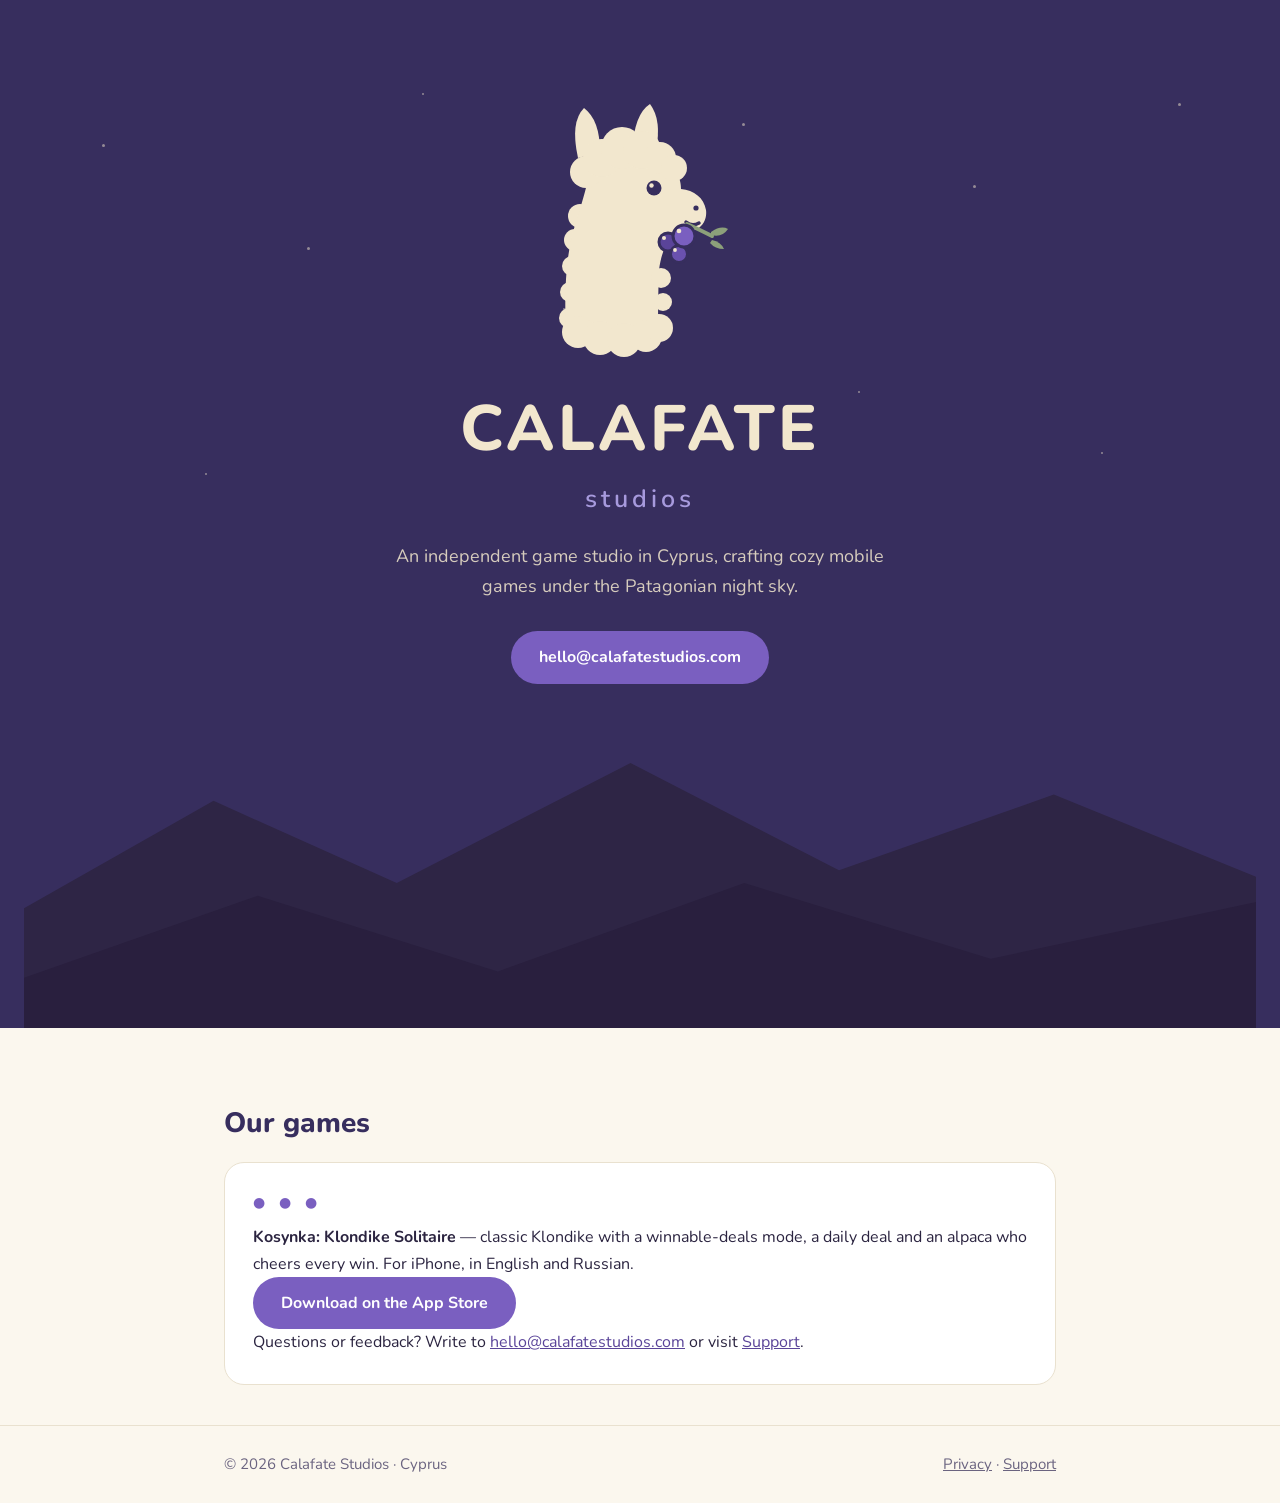
<file: index.html>
<!DOCTYPE html>
  <html lang="en">
  <head>
  <meta charset="utf-8">
  <meta name="viewport" content="width=device-width, initial-scale=1">
  <title>Calafate Studios — independent game studio</title>
<meta name="description" content="Calafate Studios is an independent mobile game studio based in Cyprus. Our first game, Kosynka: Klondike Solitaire, is available on the App Store.">
<link rel="preconnect" href="https://fonts.googleapis.com">
  <link rel="preconnect" href="https://fonts.gstatic.com" crossorigin>
  <link href="https://fonts.googleapis.com/css2?family=Nunito:wght@400;600;700;800&display=swap" rel="stylesheet">
  <link rel="stylesheet" href="assets/style.css">
  <link rel="icon" type="image/svg+xml" href="assets/favicon.svg">
  </head>
  <body>

  <header class="hero">
    <div class="stars">
      <span class="star" style="left:8%;top:14%"></span>
      <span class="star s2" style="left:16%;top:46%;animation-delay:.6s"></span>
      <span class="star" style="left:24%;top:24%;animation-delay:1.2s"></span>
      <span class="star s2" style="left:33%;top:9%;animation-delay:.3s"></span>
      <span class="star s2" style="left:44%;top:30%;animation-delay:1.8s"></span>
      <span class="star" style="left:58%;top:12%;animation-delay:.9s"></span>
      <span class="star s2" style="left:67%;top:38%;animation-delay:2.2s"></span>
      <span class="star" style="left:76%;top:18%;animation-delay:1.5s"></span>
      <span class="star s2" style="left:86%;top:44%;animation-delay:.4s"></span>
      <span class="star" style="left:92%;top:10%;animation-delay:2s"></span>
    </div>

    <svg class="alpaca" viewBox="112 62 200 275" xmlns="http://www.w3.org/2000/svg" role="img" aria-label="Calafate Studios alpaca munching calafate berries">
      <path d="M150 132 Q142 96 156 82 Q172 94 172 126 Z" fill="#F2E7CE"/>
      <path d="M204 126 Q206 88 222 78 Q234 94 228 124 Z" fill="#F2E7CE"/>
      <circle cx="152" cy="190" r="12" fill="#F2E7CE"/><circle cx="147" cy="214" r="11" fill="#F2E7CE"/>
      <circle cx="144" cy="240" r="10" fill="#F2E7CE"/><circle cx="142" cy="266" r="10" fill="#F2E7CE"/>
      <circle cx="141" cy="292" r="10" fill="#F2E7CE"/>
      <path d="M138 312 C136 262 138 226 148 196 C154 176 158 164 160 152 C164 128 186 116 208 118 C228 120 244 130 248 144 C252 152 253 158 253 163 C266 164 276 172 278 184 C279 192 276 199 269 203 C260 208 251 208 246 206 C238 216 233 228 231 244 C230 268 230 290 230 312 L138 312 Z" fill="#F2E7CE"/>
      <circle cx="233" cy="252" r="10" fill="#F2E7CE"/><circle cx="235" cy="276" r="9" fill="#F2E7CE"/><circle cx="234" cy="300" r="9" fill="#F2E7CE"/>
      <circle cx="158" cy="146" r="16" fill="#F2E7CE"/><circle cx="174" cy="132" r="19" fill="#F2E7CE"/>
      <circle cx="194" cy="122" r="21" fill="#F2E7CE"/><circle cx="214" cy="124" r="19" fill="#F2E7CE"/>
      <circle cx="232" cy="132" r="16" fill="#F2E7CE"/><circle cx="246" cy="142" r="13" fill="#F2E7CE"/>
      <circle cx="150" cy="306" r="16" fill="#F2E7CE"/><circle cx="172" cy="312" r="17" fill="#F2E7CE"/>
      <circle cx="196" cy="314" r="17" fill="#F2E7CE"/><circle cx="218" cy="310" r="16" fill="#F2E7CE"/>
      <circle cx="231" cy="302" r="14" fill="#F2E7CE"/>
      <circle cx="226" cy="162" r="7.5" fill="#372E5E"/><circle cx="223.5" cy="159.5" r="2.2" fill="#F2E7CE"/>
      <circle cx="268" cy="182" r="2.6" fill="#372E5E"/>
      <path d="M258 196 Q264 201 271 197" fill="none" stroke="#372E5E" stroke-width="3.5" stroke-linecap="round"/>
      <path d="M259 198 C268 202 276 206 284 210" fill="none" stroke="#8CA07A" stroke-width="4" stroke-linecap="round"/>
      <path d="M283 206 Q293 199 300 203 Q294 212 283 209 Z" fill="#8CA07A"/>
      <path d="M284 214 Q293 216 296 223 Q287 223 282 217 Z" fill="#8CA07A"/>
      <circle cx="240" cy="216" r="9" fill="#5A4499" stroke="#372E5E" stroke-width="3"/>
      <circle cx="251" cy="228" r="8.5" fill="#6A51AE" stroke="#372E5E" stroke-width="3"/>
      <circle cx="256" cy="210" r="11" fill="#7A5FC0" stroke="#372E5E" stroke-width="3"/>
      <circle cx="236" cy="212" r="2" fill="#F2E7CE"/><circle cx="247" cy="224" r="1.9" fill="#F2E7CE"/><circle cx="251" cy="205" r="2.3" fill="#F2E7CE"/>
    </svg>

    <h1 class="logo">CALAFATE</h1>
    <div class="logo-sub">studios</div>
    <p class="tagline">An independent game studio in Cyprus, crafting cozy mobile games under the Patagonian night sky.</p>
  <a class="btn" href="mailto:hello@calafatestudios.com">hello@calafatestudios.com</a>

    <svg class="ridges" viewBox="0 0 390 90" preserveAspectRatio="none" xmlns="http://www.w3.org/2000/svg" aria-hidden="true">
      <path d="M0 52 L60 18 L118 44 L192 6 L258 40 L326 16 L390 42 V90 H0 Z" fill="#2E2545"/>
      <path d="M0 74 L74 48 L150 72 L228 44 L306 68 L390 50 V90 H0 Z" fill="#291F3E"/>
    </svg>
  </header>

  <main>
    <section>
      <div class="wrap">
        <h2>Our games</h2>
        <div class="card">
          <p class="berries">&#9679; &#9679; &#9679;</p>
          <p><strong>Kosynka: Klondike Solitaire</strong> — classic Klondike with a winnable-deals mode, a daily deal and an alpaca who cheers every win. For iPhone, in English and Russian.</p>
          <p><a class="btn" href="https://apps.apple.com/app/id6811187388">Download on the App&nbsp;Store</a></p>
          <p>Questions or feedback? Write to <a href="mailto:hello@calafatestudios.com">hello@calafatestudios.com</a> or visit <a href="support/">Support</a>.</p>
      </div>
    </div>
  </section>
</main>

<footer>
  <div class="wrap">
    <div>&copy; 2026 Calafate Studios &middot; Cyprus</div>
      <div><a href="privacy/">Privacy</a> &middot; <a href="support/">Support</a></div>
  </div>
</footer>

</body>
</html>
</file>
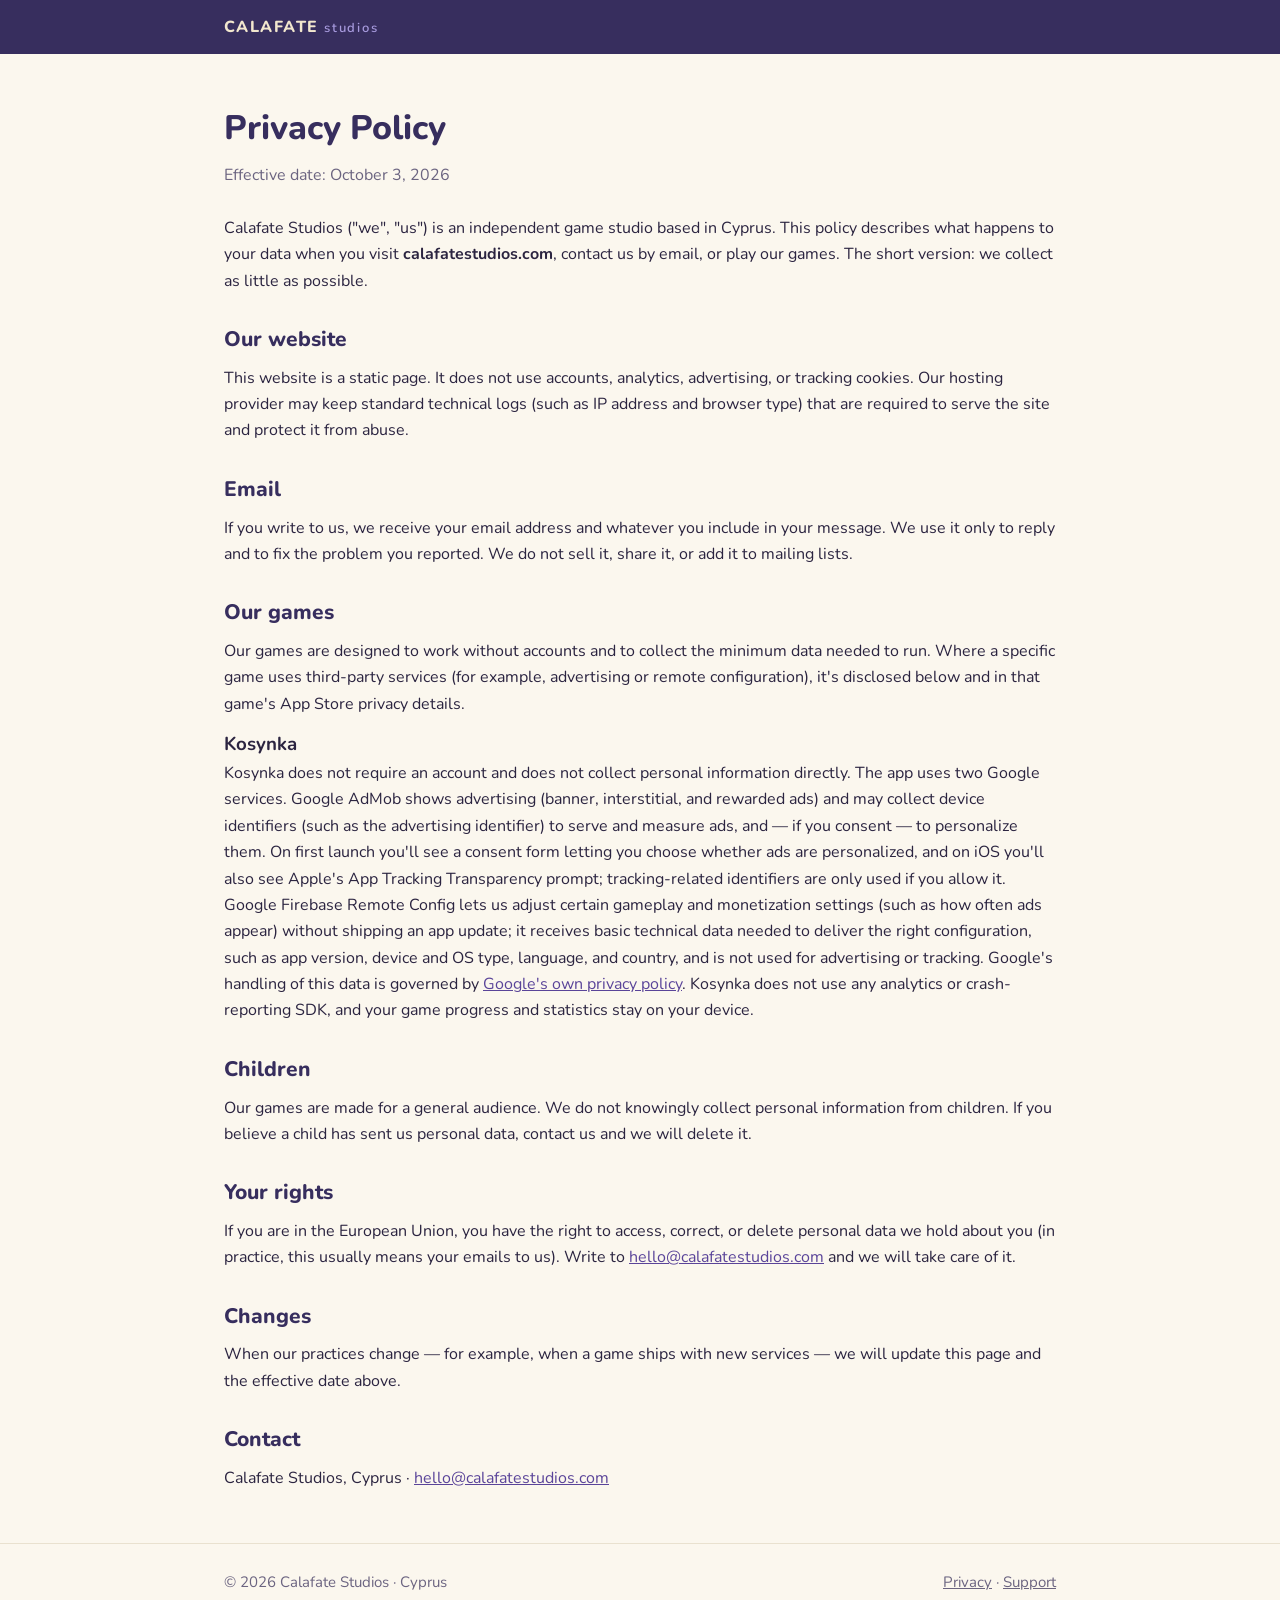
<file: privacy/index.html>
<!DOCTYPE html>
<html lang="en">
<head>
<meta charset="utf-8">
<meta name="viewport" content="width=device-width, initial-scale=1">
<title>Privacy Policy — Calafate Studios</title>
<meta name="description" content="Privacy policy for calafatestudios.com and Calafate Studios games.">
<link rel="preconnect" href="https://fonts.googleapis.com">
<link rel="preconnect" href="https://fonts.gstatic.com" crossorigin>
<link href="https://fonts.googleapis.com/css2?family=Nunito:wght@400;600;700;800&display=swap" rel="stylesheet">
<link rel="stylesheet" href="../assets/style.css">
<link rel="icon" type="image/svg+xml" href="../assets/favicon.svg">
</head>
<body>

<div class="top">
<div class="wrap">
<a href="../">CALAFATE <span class="sub">studios</span></a>
</div>
</div>

<main class="wrap prose">
<h1>Privacy Policy</h1>
<p class="date">Effective date: October 3, 2026</p>

<p>Calafate Studios ("we", "us") is an independent game studio based in Cyprus. This policy describes what happens to your data when you visit <strong>calafatestudios.com</strong>, contact us by email, or play our games. The short version: we collect as little as possible.</p>

<h2>Our website</h2>
<p>This website is a static page. It does not use accounts, analytics, advertising, or tracking cookies. Our hosting provider may keep standard technical logs (such as IP address and browser type) that are required to serve the site and protect it from abuse.</p>

<h2>Email</h2>
<p>If you write to us, we receive your email address and whatever you include in your message. We use it only to reply and to fix the problem you reported. We do not sell it, share it, or add it to mailing lists.</p>

<h2>Our games</h2>
<p>Our games are designed to work without accounts and to collect the minimum data needed to run. Where a specific game uses third-party services (for example, advertising or remote configuration), it's disclosed below and in that game's App Store privacy details.</p>

<h3>Kosynka</h3>
<p>Kosynka does not require an account and does not collect personal information directly. The app uses two Google services. Google AdMob shows advertising (banner, interstitial, and rewarded ads) and may collect device identifiers (such as the advertising identifier) to serve and measure ads, and — if you consent — to personalize them. On first launch you'll see a consent form letting you choose whether ads are personalized, and on iOS you'll also see Apple's App Tracking Transparency prompt; tracking-related identifiers are only used if you allow it. Google Firebase Remote Config lets us adjust certain gameplay and monetization settings (such as how often ads appear) without shipping an app update; it receives basic technical data needed to deliver the right configuration, such as app version, device and OS type, language, and country, and is not used for advertising or tracking. Google's handling of this data is governed by <a href="https://policies.google.com/privacy">Google's own privacy policy</a>. Kosynka does not use any analytics or crash-reporting SDK, and your game progress and statistics stay on your device.</p>

<h2>Children</h2>
<p>Our games are made for a general audience. We do not knowingly collect personal information from children. If you believe a child has sent us personal data, contact us and we will delete it.</p>

<h2>Your rights</h2>
<p>If you are in the European Union, you have the right to access, correct, or delete personal data we hold about you (in practice, this usually means your emails to us). Write to <a href="mailto:hello@calafatestudios.com">hello@calafatestudios.com</a> and we will take care of it.</p>

<h2>Changes</h2>
<p>When our practices change — for example, when a game ships with new services — we will update this page and the effective date above.</p>

<h2>Contact</h2>
<p>Calafate Studios, Cyprus &middot; <a href="mailto:hello@calafatestudios.com">hello@calafatestudios.com</a></p>
</main>

<footer>
<div class="wrap">
<div>&copy; 2026 Calafate Studios &middot; Cyprus</div>
<div><a href="./">Privacy</a> &middot; <a href="../support/">Support</a></div>
</div>
</footer>

</body>
</html>
</file>
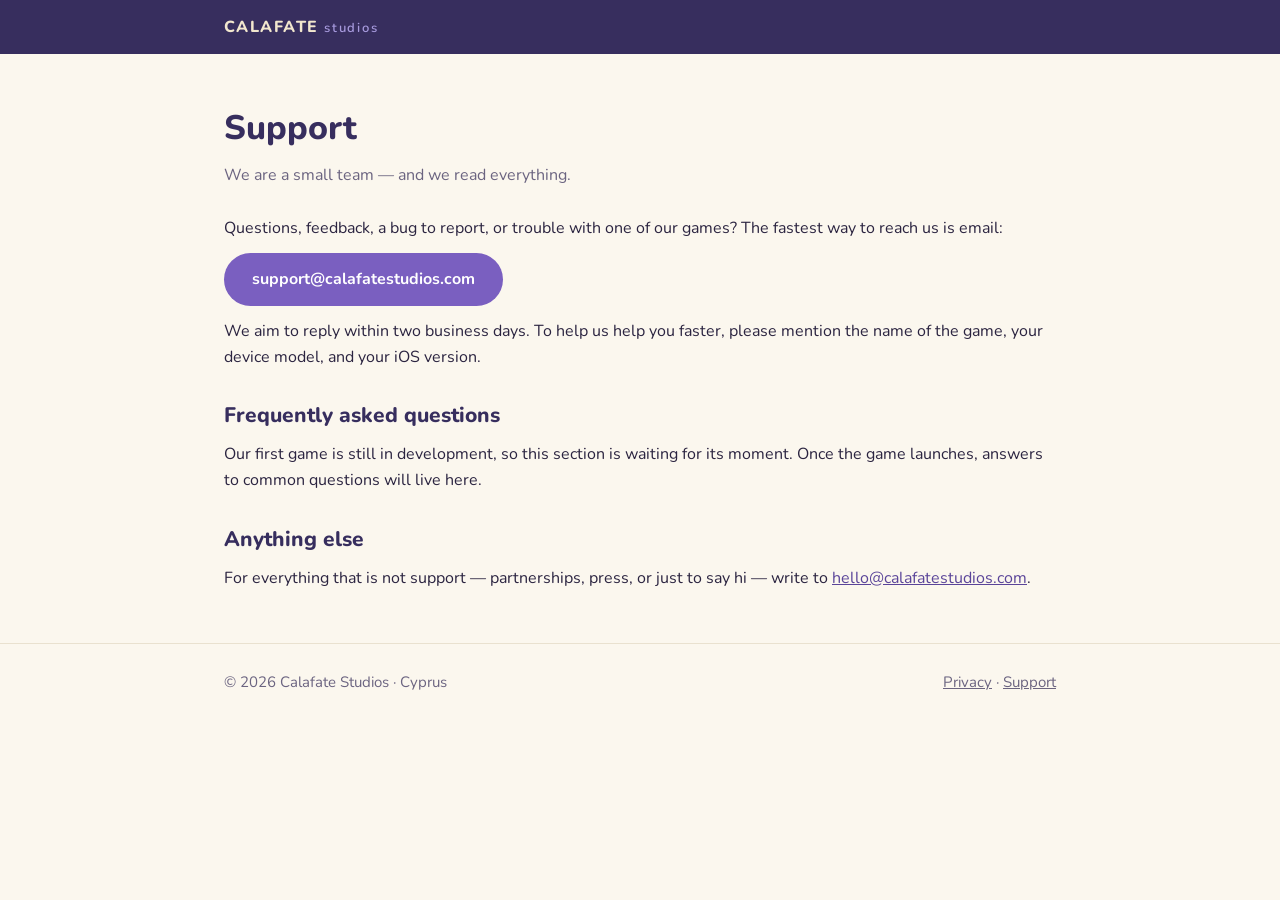
<file: support/index.html>
<!DOCTYPE html>
<html lang="en">
<head>
<meta charset="utf-8">
<meta name="viewport" content="width=device-width, initial-scale=1">
<title>Support — Calafate Studios</title>
<meta name="description" content="Support for Calafate Studios games. Contact us at support@calafatestudios.com.">
<link rel="preconnect" href="https://fonts.googleapis.com">
<link rel="preconnect" href="https://fonts.gstatic.com" crossorigin>
<link href="https://fonts.googleapis.com/css2?family=Nunito:wght@400;600;700;800&display=swap" rel="stylesheet">
<link rel="stylesheet" href="../assets/style.css">
<link rel="icon" type="image/svg+xml" href="../assets/favicon.svg">
</head>
<body>

<div class="top">
  <div class="wrap">
      <a href="../">CALAFATE <span class="sub">studios</span></a>
        </div>
        </div>

        <main class="wrap prose">
          <h1>Support</h1>
            <p class="date">We are a small team — and we read everything.</p>

              <p>Questions, feedback, a bug to report, or trouble with one of our games? The fastest way to reach us is email:</p>
                <p class="contact-btn"><a class="btn" href="mailto:support@calafatestudios.com">support@calafatestudios.com</a></p>
                  <p>We aim to reply within two business days. To help us help you faster, please mention the name of the game, your device model, and your iOS version.</p>

                    <h2>Frequently asked questions</h2>
                      <p>Our first game is still in development, so this section is waiting for its moment. Once the game launches, answers to common questions will live here.</p>

                        <h2>Anything else</h2>
                          <p>For everything that is not support — partnerships, press, or just to say hi — write to <a href="mailto:hello@calafatestudios.com">hello@calafatestudios.com</a>.</p>
                          </main>

                          <footer>
                            <div class="wrap">
                                <div>&copy; 2026 Calafate Studios &middot; Cyprus</div>
                                    <div><a href="../privacy/">Privacy</a> &middot; <a href="./">Support</a></div>
                                      </div>
                                      </footer>

                                      </body>
                                      </html>
</file>
<file: assets/style.css>
:root{
    --indigo:#372E5E; --indigo-deep:#2E2545; --night:#291F3E;
    --paper:#FBF7EE; --cream:#F2E7CE; --ink:#2B2440;
    --berry:#7A5FC0; --berry-deep:#5A4499; --lavender:#A79ADD; --leaf:#8CA07A;
    --line:#E9E1CF;
}
*{box-sizing:border-box;margin:0;padding:0}
body{font-family:'Nunito',system-ui,-apple-system,'Segoe UI',sans-serif;background:var(--paper);color:var(--ink);line-height:1.65}
a{color:var(--berry-deep)}
.wrap{max-width:880px;margin:0 auto;padding:0 24px}

.hero{position:relative;background:var(--indigo);color:var(--cream);overflow:hidden;text-align:center;padding:88px 24px 0}
.stars{position:absolute;inset:0;pointer-events:none}
.star{position:absolute;width:3px;height:3px;border-radius:50%;background:var(--cream);opacity:.5;animation:tw 3.2s ease-in-out infinite}
.star.s2{width:2px;height:2px;animation-duration:4.1s}
@keyframes tw{0%,100%{opacity:.15}50%{opacity:.85}}
.alpaca{width:200px;height:auto;margin:0 auto;display:block;position:relative}
h1.logo{font-weight:800;font-size:clamp(42px,7vw,64px);letter-spacing:.06em;margin-top:14px}
.logo-sub{color:var(--lavender);font-weight:600;font-size:clamp(19px,3vw,25px);letter-spacing:.16em;margin-top:-4px}
.tagline{max-width:540px;margin:22px auto 30px;color:rgba(242,231,206,.85);font-size:18px}
.btn{display:inline-block;background:var(--berry);color:#fff;text-decoration:none;font-weight:700;padding:13px 28px;border-radius:999px;position:relative}
.btn:hover{background:var(--berry-deep)}
.ridges{display:block;width:100%;margin-top:60px}

section{padding:72px 0 40px}
h2{font-size:28px;font-weight:800;color:var(--indigo);margin-bottom:16px}
.card{background:#fff;border:1px solid var(--line);border-radius:20px;padding:28px}
.berries{color:var(--berry);letter-spacing:.35em;font-size:14px;margin-bottom:10px}

.top{background:var(--indigo);padding:14px 0}
.top .wrap{display:flex;align-items:center;gap:12px}
.top a{color:var(--cream);text-decoration:none;font-weight:800;letter-spacing:.09em}
.top .sub{color:var(--lavender);font-weight:600;letter-spacing:.14em;font-size:13px}

.prose{padding-bottom:40px}
.prose h1{font-size:34px;font-weight:800;color:var(--indigo);margin:46px 0 6px}
.prose .date{color:#6b6480;margin-bottom:26px}
.prose h2{font-size:21px;margin:28px 0 8px}
.prose p,.prose li{margin-bottom:12px}
.prose ul{padding-left:22px}
.contact-btn{margin:10px 0 4px}

footer{border-top:1px solid var(--line);padding:26px 0;color:#6b6480;font-size:15px}
footer .wrap{display:flex;flex-wrap:wrap;gap:8px 20px;justify-content:space-between}
footer a{color:inherit}
</file>
